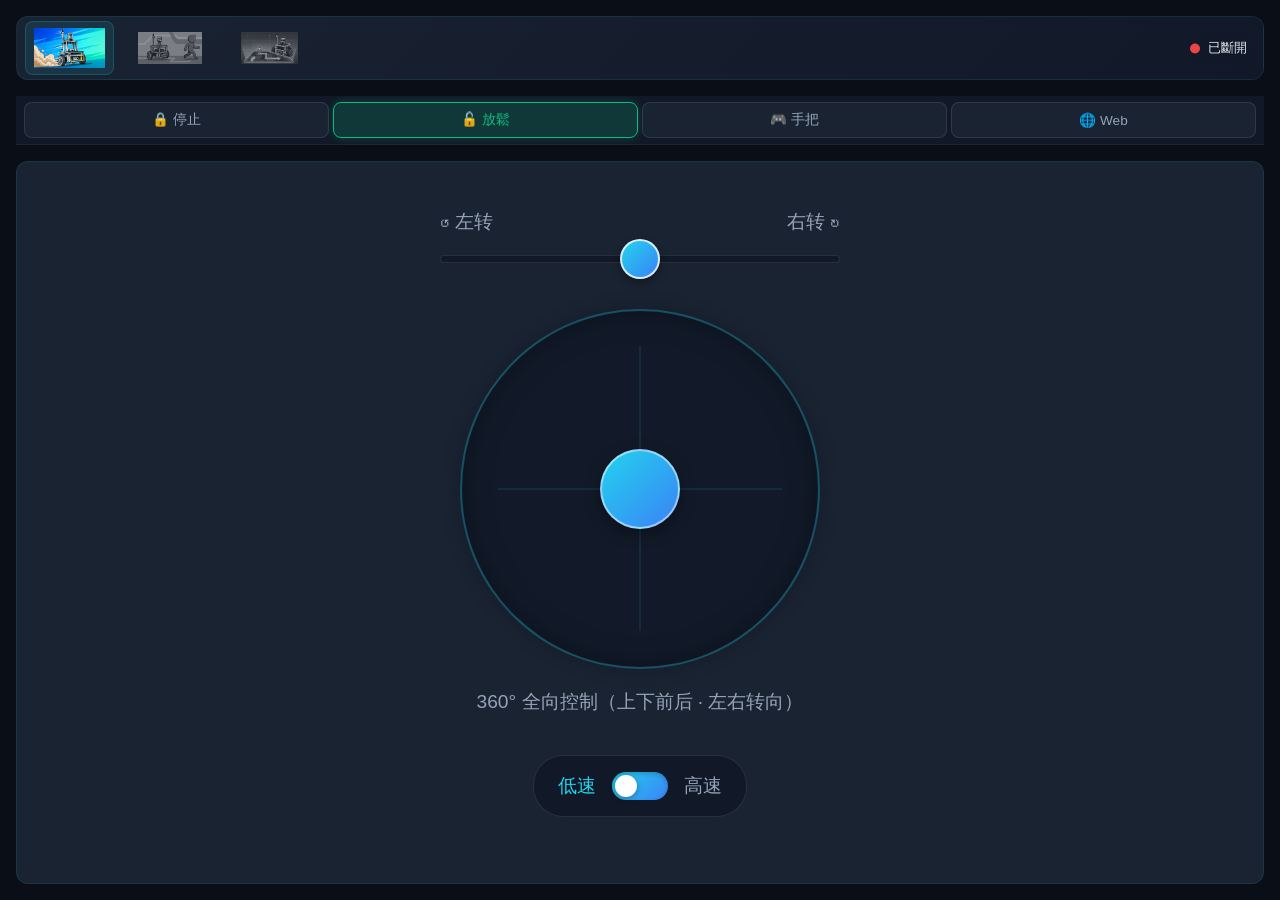
<file: src/jie_deamon_deploy/web/index.html>
<!--
  ========================================================================
  Web UI 架構概覽
  ========================================================================
  本檔案為差速機器人遠端控制介面的 HTML 結構。
  透過 WebSocket（port 8890）與 C++ 後端通訊。

  三個 Tab 面板功能：
    1. 直接控制（direct） — 虛擬搖桿 + 旋轉滑桿，手動遙控機器人
    2. 雷達跟隨（follow） — LiDAR 即時可視化，自動跟隨目標
    3. 地圖導航（nav）    — 尚未實作（施工中佔位頁面）

  已移除機械狗專用的動作按鈕（趴下/站起），僅保留差速機器人適用的控制元件。
  ========================================================================
-->
<!DOCTYPE html>
<html lang="zh-CN">

<head>
    <meta charset="UTF-8">
    <!-- 行動裝置視窗設定：禁止使用者縮放，確保觸控操作不誤縮放 -->
    <meta name="viewport" content="width=device-width, initial-scale=1.0, user-scalable=no">
    <title>雷达跟随可视化</title>
    <!-- 引入暗色主題樣式表 -->
    <link rel="stylesheet" href="style.css">
</head>

<body>
    <!-- 最外層容器：垂直佈局，佔滿全螢幕高度 -->
    <div class="container">
        <!-- 頂部導覽列：包含三個 Tab 切換按鈕 + 連線狀態指示器 -->
        <nav class="nav-bar">
            <!-- Tab 1: 直接控制（預設啟用） -->
            <div class="nav-item active" data-tab="direct">
                <img src="icon/new_ico_1.png" alt="直接控制">
            </div>
            <!-- Tab 2: 雷達跟隨 -->
            <div class="nav-item" data-tab="follow">
                <img src="icon/new_ico_2.png" alt="雷达跟随">
            </div>
            <!-- Tab 3: 地圖導航 -->
            <div class="nav-item" data-tab="nav">
                <img src="icon/new_ico_3.png" alt="地图导航">
            </div>
            <!-- WebSocket 連線狀態顯示（綠=已連線、紅=已斷線、橘=連線中） -->
            <div class="connection-status" id="connectionStatus">
                <span class="status-dot"></span>
                <span class="status-text">连接中...</span>
            </div>
        </nav>

        <!-- 底盤模式控制列：停止/放鬆/手把/Web控制/導航 -->
        <div class="mode-bar" id="modeBar">
            <button class="mode-btn" data-mode="1" id="modeStop">🔒 停止</button>
            <button class="mode-btn active" data-mode="0" id="modeRelease">🔓 放鬆</button>
            <button class="mode-btn" data-mode="2" id="modeManual">🎮 手把</button>
            <button class="mode-btn" data-mode="3" id="modeAuto">🌐 Web</button>
        </div>

        <!-- ======================== 直接控制面板 ======================== -->
        <div id="panel-direct" class="tab-content active">
            <div class="direct-control-container">
                <!-- 旋轉控制滑桿：左右拖曳控制角速度 wz -->
                <div class="slider-container">
                    <div class="slider-track"></div>
                    <!-- 滑桿旋鈕，由 JS 控制水平位移 -->
                    <div class="slider-knob" id="rotationKnob"></div>
                    <div class="slider-label left">↺ 左转</div>
                    <div class="slider-label right">右转 ↻</div>
                </div>

                <!-- 虛擬搖桿：上下拖曳控制前後速度 vx（差速機器人 vy 恆為 0） -->
                <div class="joystick-area">
                    <div class="joystick-base" id="joystickBase">
                        <!-- 搖桿圓球，由 JS 控制 transform 位移 -->
                        <div class="joystick-stick" id="joystickStick"></div>
                        <!-- 十字參考線（純視覺裝飾） -->
                        <div class="joystick-cross"></div>
                    </div>
                    <div class="joystick-hint">360° 全向控制（上下前后 · 左右转向）</div>
                </div>

                <!-- 速度模式切換：低速（0.5 倍）/ 高速（1.0 倍） -->
                <div class="speed-mode-switch">
                    <span class="mode-label low-label">低速</span>
                    <label class="switch">
                        <input type="checkbox" id="speedModeToggle">
                        <span class="switch-slider"></span>
                    </label>
                    <span class="mode-label high-label">高速</span>
                </div>

                <!-- 差速機器人無需動作按鈕（已移除趴下/站起按鈕） -->
            </div>
        </div>

        <!-- ======================== 導航面板 ======================== -->
        <div id="panel-nav" class="tab-content nav-panel" style="display: none;">
            <!-- 上方控制區 -->
            <div class="nav-top-bar">
                <!-- 子模式切換 -->
                <div class="nav-submode-bar">
                    <button class="submode-btn active" data-navmode="route" id="btnRouteMode">路徑導航</button>
                    <button class="submode-btn" data-navmode="goal" id="btnGoalMode">單點導航</button>
                </div>
                <!-- 路徑導航控制 -->
                <div class="nav-controls" id="routeControls">
                    <div class="route-info">
                        <div class="route-point">
                            <span class="point-label">🟢 起點</span>
                            <span class="point-value" id="selectedOrigin">未選擇</span>
                        </div>
                        <div class="route-arrow">→</div>
                        <div class="route-point">
                            <span class="point-label">🔴 終點</span>
                            <span class="point-value" id="selectedDest">未選擇</span>
                        </div>
                    </div>
                    <div class="nav-buttons">
                        <button class="nav-btn start-btn" id="startRouteNav" disabled>🚀 開始</button>
                        <button class="nav-btn cancel-btn" id="cancelRouteNav">✖</button>
                    </div>
                </div>
                <!-- 單點導航控制 -->
                <div class="goal-controls" id="goalControls" style="display: none;">
                    <div class="goal-info">
                        <span class="point-label">🎯 目標</span>
                        <span class="point-value" id="goalCoord">未設定</span>
                    </div>
                    <div class="nav-buttons">
                        <button class="nav-btn start-btn" id="startGoalNav" disabled>🚀 開始導航</button>
                        <button class="nav-btn cancel-btn" id="cancelGoalNav">✖</button>
                    </div>
                </div>
            </div>

            <!-- 地圖檢視器（可縮放平移） -->
            <div class="map-viewer" id="mapViewer">
                <div class="map-transform" id="mapTransform">
                    <img src="3f_routing.png" id="mapImage" alt="ITC 3F" draggable="false">
                    <div class="map-overlay" id="mapOverlay"></div>
                </div>
                <!-- 縮放按鈕 -->
                <div class="zoom-controls">
                    <button class="zoom-btn" id="zoomIn">＋</button>
                    <button class="zoom-btn" id="zoomOut">－</button>
                    <button class="zoom-btn" id="zoomReset">⌂</button>
                </div>
                <!-- 選點指示 -->
                <div class="map-hint" id="mapHint">點選節點選擇起點</div>
            </div>
        </div>

        <!-- ======================== 雷達跟隨面板 ======================== -->
        <!-- 包含 LiDAR 視覺化 Canvas 與右側控制面板 -->
        <main id="panel-follow" class="main-content tab-content" style="display: none;">
            <!-- 左側：LiDAR 即時雷達圖（Canvas 由 JS 動態繪製） -->
            <div class="visualization-panel">
                <canvas id="lidarCanvas"></canvas>
            </div>

            <!-- 右側：狀態資訊 + 速度指令顯示 + 運動使能按鈕 -->
            <aside class="control-panel">
                <!-- 目標狀態卡片：顯示跟隨目標的 X/Y 座標 -->
                <div class="status-card">
                    <h3>🎯 目标状态</h3>
                    <div class="status-row">
                        <span class="label">位置 X</span>
                        <span class="value" id="targetX">0.00 m</span>
                    </div>
                    <div class="status-row">
                        <span class="label">位置 Y</span>
                        <span class="value" id="targetY">0.00 m</span>
                    </div>
                </div>

                <!-- 速度指令卡片：以十字座標 + 圓弧圖形顯示 vx/vy/wz -->
                <div class="status-card speed-card">
                    <h3>🚀 速度指令</h3>
                    <div class="speed-canvas-container">
                        <canvas id="speedCanvas" height="100"></canvas>
                    </div>
                </div>

                <!-- 運動使能/停止按鈕 -->
                <div class="control-card">
                    <!-- <h3>⚙️ 控制</h3> -->
                    <button class="control-btn" id="movingToggle">
                        <span class="btn-icon">⏸️</span>
                        <span class="btn-text">运动停止</span>
                    </button>
                </div>
            </aside>
        </main>
    </div>
    <!-- 載入主應用程式邏輯（WebSocket、搖桿、雷達繪圖） -->
    <script src="app.js"></script>
</body>

</html>
</file>
<file: src/jie_deamon_deploy/web/style.css>
/*
 * ========================================================================
 * 差速機器人 Web 控制介面 — 暗色主題樣式表
 * ========================================================================
 *
 * CSS 變數定義的色彩系統：
 *   --bg-primary    深色底色（#0a0e17）    — 頁面背景
 *   --bg-secondary  次深色（#111827）      — 控制元件背景
 *   --bg-card       卡片背景（#1a2332）    — 面板/卡片
 *   --bg-hover      懸停色（#243044）      — 滑鼠懸停回饋
 *   --text-primary  主文字色（#e2e8f0）    — 標題/重要文字
 *   --text-secondary 次文字色（#94a3b8）   — 說明/標籤
 *   --accent-*      強調色系列             — 青/藍/綠/紅/橘/紫
 *   --glow-*        發光陰影               — 狀態指示用
 *
 * 響應式設計策略：
 *   - 桌面端：左右分欄（LiDAR 視覺化 + 右側控制面板）
 *   - 平板/手機（<768px）：上下堆疊，控制面板水平排列
 *   - 觸控裝置：停用 hover 動畫效果，避免誤觸回饋
 *   - 搖桿/滑桿尺寸固定，確保觸控操作精度
 *
 * ========================================================================
 */

/* ======================== 全域樣式與 CSS 變數 ======================== */
:root {
    /* 背景色階（由深到淺） */
    --bg-primary: #0a0e17;
    --bg-secondary: #111827;
    --bg-card: #1a2332;
    --bg-hover: #243044;

    /* 文字色 */
    --text-primary: #e2e8f0;
    --text-secondary: #94a3b8;

    /* 強調色（用於按鈕、圖表、狀態指示） */
    --accent-cyan: #22d3ee;       /* 機器人/搖桿 */
    --accent-blue: #3b82f6;       /* 角速度/連結 */
    --accent-green: #10b981;      /* 啟用/前進 */
    --accent-red: #ef4444;        /* 停止/錯誤 */
    --accent-orange: #f97316;     /* 警告/高速模式 */
    --accent-purple: #a855f7;     /* 目標標記 */

    /* 發光陰影效果 */
    --glow-cyan: 0 0 20px rgba(34, 211, 238, 0.3);
    --glow-green: 0 0 20px rgba(16, 185, 129, 0.3);
    --glow-red: 0 0 20px rgba(239, 68, 68, 0.3);

    /* 共用圓角與過渡時間 */
    --border-radius: 12px;
    --transition-fast: 0.15s ease;
    --transition-normal: 0.3s ease;
}

/* 全域重置：移除預設邊距，使用 border-box */
* {
    margin: 0;
    padding: 0;
    box-sizing: border-box;
}

/* 頁面基本設定：無襯線字型、暗色背景、禁止水平捲動 */
body {
    font-family: 'Inter', 'SF Pro Display', -apple-system, BlinkMacSystemFont, sans-serif;
    background: var(--bg-primary);
    color: var(--text-primary);
    min-height: 100vh;
    overflow-x: hidden;
}

/* ======================== 主容器佈局 ======================== */
/* 垂直 flex 佈局，佔滿視窗高度，最大寬度 1400px 置中 */
.container {
    display: flex;
    flex-direction: column;
    height: 100vh;
    max-width: 1400px;
    margin: 0 auto;
    padding: 16px;
    gap: 16px;
}

/* ======================== 頂部導覽列 ======================== */
/* 水平排列 Tab 按鈕，右側絕對定位連線狀態指示器 */
.nav-bar {
    display: flex;
    justify-content: flex-start;
    align-items: center;
    padding: 8px 160px 8px 8px;
    /* 右側留出空間給絕對定位的連線狀態 */
    background: linear-gradient(135deg, var(--bg-card), var(--bg-secondary));
    border-radius: var(--border-radius);
    border: 1px solid rgba(34, 211, 238, 0.1);
    gap: 8px;
    position: relative;
    height: 64px;
}

/* Tab 按鈕：未選中時半透明 */
.nav-item {
    display: flex;
    align-items: center;
    gap: 4px;
    padding: 6px 8px;
    border-radius: 8px;
    cursor: pointer;
    transition: var(--transition-normal);
    opacity: 0.6;
}

/* Tab 懸停效果 */
.nav-item:hover {
    background: rgba(255, 255, 255, 0.05);
    opacity: 0.8;
}

/* Tab 選中狀態：青色邊框 + 完全不透明 */
.nav-item.active {
    background: rgba(34, 211, 238, 0.1);
    opacity: 1;
    border: 1px solid rgba(34, 211, 238, 0.2);
}

/* Tab 圖示：未選中時灰階 + 縮小（依原圖比例自動縮放，不強制 aspect-ratio） */
.nav-item img {
    height: 40px;
    width: auto;
    max-width: 90px;
    object-fit: contain;
    filter: grayscale(100%);
    transform: scale(0.8);
    transition: all 0.3s ease;
}

/* Tab 圖示選中狀態：彩色 + 原始大小 */
.nav-item.active img {
    filter: grayscale(0%);
    transform: scale(1.0);
}

/* 連線狀態指示器（絕對定位在導覽列右側） */
.nav-bar .connection-status {
    position: absolute;
    right: 16px;
    top: 50%;
    transform: translateY(-50%);
    display: flex;
    align-items: center;
    gap: 8px;
    padding: 6px 0px;
    background: var(--bg-secondary);
    border-radius: 20px;
    font-size: 0.8rem;
    z-index: 5;
}

/* ======================== 標籤頁內容切換 ======================== */
/* 預設隱藏，啟用時以 flex 顯示並帶淡入動畫 */
.tab-content {
    display: none;
    flex: 1;
    animation: fadeIn 0.3s ease;
}

.tab-content.active {
    display: flex;
}

/* 淡入動畫：從下方微移 + 透明度漸變 */
@keyframes fadeIn {
    from {
        opacity: 0;
        transform: translateY(5px);
    }

    to {
        opacity: 1;
        transform: translateY(0);
    }
}

/* ======================== 直接控制面板 ======================== */
/* 垂直置中佈局：旋轉滑桿 → 搖桿 → 速度切換 */
.direct-control-container {
    display: flex;
    flex-direction: column;
    align-items: center;
    justify-content: center;
    gap: 20px;
    width: 100%;
    height: 100%;
    padding: 20px;
    background: var(--bg-card);
    border-radius: var(--border-radius);
    border: 1px solid rgba(34, 211, 238, 0.1);
    box-sizing: border-box;
}

/* ======================== 旋轉滑桿（控制角速度 wz） ======================== */
.slider-container {
    width: 100%;
    max-width: 400px;
    height: 60px;
    position: relative;
    display: flex;
    align-items: center;
    justify-content: center;
}

/* 滑桿軌道 */
.slider-track {
    width: 100%;
    height: 8px;
    background: var(--bg-secondary);
    border-radius: 4px;
    position: relative;
    border: 1px solid rgba(255, 255, 255, 0.1);
}

/* 軌道中心標記線 */
.slider-track::before {
    content: '';
    position: absolute;
    left: 50%;
    top: -5px;
    bottom: -5px;
    width: 2px;
    background: rgba(255, 255, 255, 0.2);
}

/* 滑桿旋鈕（可拖曳的圓形按鈕） */
.slider-knob {
    width: 40px;
    height: 40px;
    background: linear-gradient(135deg, var(--accent-cyan), var(--accent-blue));
    border-radius: 50%;
    position: absolute;
    top: 10px;
    left: 50%;
    transform: translateX(-50%);
    box-shadow: 0 4px 10px rgba(0, 0, 0, 0.3);
    border: 2px solid rgba(255, 255, 255, 0.8);
    cursor: grab;
    z-index: 10;
}

/* 拖曳中的旋鈕：放大效果 */
.slider-knob:active {
    cursor: grabbing;
    transform: translateX(-50%) scale(1.1);
}

/* 滑桿左右標籤文字 */
.slider-label {
    position: absolute;
    top: -20px;
    font-size: 1.2rem;
    color: var(--text-secondary);
}

.slider-label.left {
    left: 0;
}

.slider-label.right {
    right: 0;
}

/* ======================== 虛擬搖桿（控制前後速度 vx） ======================== */
.joystick-area {
    width: 100%;
    display: flex;
    flex-direction: column;
    align-items: center;
    justify-content: center;
    position: relative;
}

/* 搖桿底盤（360px 圓形區域） */
.joystick-base {
    width: 360px;
    height: 360px;
    background: rgba(17, 24, 39, 0.8);
    border-radius: 50%;
    border: 2px solid rgba(34, 211, 238, 0.3);
    position: relative;
    box-shadow: 0 0 20px rgba(0, 0, 0, 0.2), inset 0 0 30px rgba(0, 0, 0, 0.3);
    touch-action: none;   /* 禁止瀏覽器手勢，搖桿拖曳由 JS 處理 */
}

/* 搖桿十字參考線（純視覺裝飾，不接收事件） */
.joystick-cross {
    position: absolute;
    top: 50%;
    left: 50%;
    width: 100%;
    height: 100%;
    transform: translate(-50%, -50%);
    pointer-events: none;
}

/* 十字線：垂直線和水平線 */
.joystick-cross::before,
.joystick-cross::after {
    content: '';
    position: absolute;
    background: rgba(34, 211, 238, 0.1);
}

/* 垂直線 */
.joystick-cross::before {
    top: 10%;
    bottom: 10%;
    left: 50%;
    width: 2px;
    transform: translateX(-50%);
}

/* 水平線 */
.joystick-cross::after {
    left: 10%;
    right: 10%;
    top: 50%;
    height: 2px;
    transform: translateY(-50%);
}

/* 搖桿圓球（可拖曳的操作手柄） */
.joystick-stick {
    width: 80px;
    height: 80px;
    background: linear-gradient(135deg, var(--accent-cyan), var(--accent-blue));
    border-radius: 50%;
    position: absolute;
    top: 50%;
    left: 50%;
    transform: translate(-50%, -50%);
    box-shadow: 0 5px 15px rgba(0, 0, 0, 0.4);
    border: 2px solid rgba(255, 255, 255, 0.5);
    cursor: grab;
    z-index: 10;
}

/* 拖曳中 */
.joystick-stick:active {
    cursor: grabbing;
}

/* 搖桿下方提示文字 */
.joystick-hint {
    margin-top: 20px;
    color: var(--text-secondary);
    font-size: 1.2rem;
}

/* ======================== 速度模式切換開關 ======================== */
/* 低速（0.5x）/ 高速（1.0x）的 toggle 開關 */
.speed-mode-switch {
    display: flex;
    align-items: center;
    justify-content: center;
    gap: 16px;
    padding: 16px 24px;
    background: var(--bg-secondary);
    border-radius: 30px;
    border: 1px solid rgba(255, 255, 255, 0.1);
    margin-top: 20px;
}

/* 模式標籤文字 */
.mode-label {
    font-size: 1.20rem;
    font-weight: 500;
    transition: var(--transition-normal);
}

/* 低速標籤：青色（預設啟用） */
.mode-label.low-label {
    color: var(--accent-cyan);
}

/* 高速標籤：預設灰色 */
.mode-label.high-label {
    color: var(--text-secondary);
}

/* 高速模式啟用時：低速標籤變灰，高速標籤變橘 */
.speed-mode-switch.high-speed .mode-label.low-label {
    color: var(--text-secondary);
}

.speed-mode-switch.high-speed .mode-label.high-label {
    color: var(--accent-orange);
}

/* ======================== 滑動開關元件 ======================== */
.switch {
    position: relative;
    display: inline-block;
    width: 56px;
    height: 28px;
}

/* 隱藏原生 checkbox */
.switch input {
    opacity: 0;
    width: 0;
    height: 0;
}

/* 開關軌道 */
.switch-slider {
    position: absolute;
    cursor: pointer;
    top: 0;
    left: 0;
    right: 0;
    bottom: 0;
    background: linear-gradient(135deg, var(--accent-cyan), var(--accent-blue));
    border-radius: 28px;
    transition: var(--transition-normal);
    box-shadow: inset 0 2px 4px rgba(0, 0, 0, 0.2);
}

/* 開關圓形手柄 */
.switch-slider::before {
    position: absolute;
    content: "";
    height: 22px;
    width: 22px;
    left: 3px;
    bottom: 3px;
    background: white;
    border-radius: 50%;
    transition: var(--transition-normal);
    box-shadow: 0 2px 6px rgba(0, 0, 0, 0.3);
}

/* 開關啟用（高速模式）：軌道變橘紅色 */
.switch input:checked+.switch-slider {
    background: linear-gradient(135deg, var(--accent-orange), var(--accent-red));
}

/* 開關啟用：手柄滑到右側 */
.switch input:checked+.switch-slider::before {
    transform: translateX(28px);
}

/* ======================== 施工中佔位頁面 ======================== */
.construction-container {
    display: flex;
    flex-direction: column;
    align-items: center;
    justify-content: center;
    width: 100%;
    height: 100%;
    background: var(--bg-card);
    border-radius: var(--border-radius);
    color: var(--text-secondary);
}

/* 施工圖示浮動動畫 */
.construction-icon {
    font-size: 4rem;
    margin-bottom: 20px;
    animation: float 3s ease-in-out infinite;
}

@keyframes float {

    0%,
    100% {
        transform: translateY(0);
    }

    50% {
        transform: translateY(-20px);
    }
}

/* ======================== 連線狀態指示器 ======================== */
.connection-status {
    display: flex;
    align-items: center;
    gap: 8px;
    padding: 8px 16px;
    background: var(--bg-secondary);
    border-radius: 20px;
    font-size: 1.2rem;
}

/* 狀態圓點（預設橘色脈搏動畫 = 連線中） */
.status-dot {
    width: 10px;
    height: 10px;
    border-radius: 50%;
    background: var(--accent-orange);
    animation: pulse 2s infinite;
}

/* 已連線：綠色 + 發光 */
.connection-status.connected .status-dot {
    background: var(--accent-green);
    box-shadow: var(--glow-green);
}

/* 已斷線：紅色，無動畫 */
.connection-status.disconnected .status-dot {
    background: var(--accent-red);
    animation: none;
}

/* 脈搏動畫 */
@keyframes pulse {

    0%,
    100% {
        opacity: 1;
    }

    50% {
        opacity: 0.5;
    }
}

/* ======================== 雷達跟隨面板主內容區 ======================== */
/* 左右分欄：LiDAR 視覺化面板 + 右側控制面板 */
.main-content {
    display: flex;
    gap: 16px;
    flex: 1;
    min-height: 0;
}

/* ======================== LiDAR 視覺化面板 ======================== */
.visualization-panel {
    flex: 1;
    height: 100%;
    position: relative;
    background: var(--bg-card);
    border-radius: var(--border-radius);
    border: 1px solid rgba(34, 211, 238, 0.15);
    overflow: hidden;
    display: flex;
    align-items: flex-start;
    justify-content: center;
}

/* LiDAR Canvas：十字準心游標，寬高由 JS 動態設定 */
#lidarCanvas {
    cursor: crosshair;
}

/* Canvas 疊加層（保留用，目前未使用） */
.canvas-overlay {
    position: absolute;
    top: 0;
    left: 0;
    right: 0;
    bottom: 0;
    pointer-events: none;
}

/* ======================== 右側控制面板 ======================== */
/* 固定寬度 280px，垂直排列狀態卡片 */
.control-panel {
    width: 280px;
    display: flex;
    flex-direction: column;
    gap: 12px;
    flex-shrink: 0;
}

/* ======================== 卡片共用樣式 ======================== */
.status-card,
.control-card,
.info-card {
    background: var(--bg-card);
    border-radius: var(--border-radius);
    padding: 16px;
    border: 1px solid rgba(255, 255, 255, 0.05);
}

/* 卡片標題 */
.status-card h3,
.control-card h3 {
    font-size: 0.875rem;
    font-weight: 500;
    color: var(--text-secondary);
    margin-bottom: 12px;
    display: flex;
    align-items: center;
    gap: 8px;
}

/* ======================== 狀態行（鍵值對顯示） ======================== */
.status-row {
    display: flex;
    justify-content: space-between;
    align-items: center;
    padding: 8px 0;
    border-bottom: 1px solid rgba(255, 255, 255, 0.05);
}

.status-row:last-child {
    border-bottom: none;
}

/* 狀態標籤（左側灰色文字） */
.status-row .label {
    color: var(--text-secondary);
    font-size: 0.875rem;
}

/* 狀態數值（右側等寬字型青色） */
.status-row .value {
    font-family: 'JetBrains Mono', monospace;
    color: var(--accent-cyan);
    font-weight: 500;
}

/* ======================== 速度條顯示（保留用） ======================== */
.speed-display {
    display: flex;
    flex-direction: column;
    gap: 12px;
}

.speed-bar-container {
    position: relative;
}

.speed-bar {
    height: 6px;
    border-radius: 3px;
    background: var(--bg-secondary);
    position: relative;
    overflow: hidden;
    margin-bottom: 4px;
}

/* 速度條填充（從中心向外延伸） */
.speed-bar::after {
    content: '';
    position: absolute;
    left: 50%;
    top: 0;
    height: 100%;
    width: 0%;
    border-radius: 3px;
    transition: var(--transition-fast);
}

/* vx 速度條：紅→橘漸層 */
.speed-bar.speed-vx::after {
    background: linear-gradient(90deg, var(--accent-red), var(--accent-orange));
}

/* vy 速度條：綠→青漸層 */
.speed-bar.speed-vy::after {
    background: linear-gradient(90deg, var(--accent-green), var(--accent-cyan));
}

/* wz 速度條：藍→紫漸層 */
.speed-bar.speed-wz::after {
    background: linear-gradient(90deg, var(--accent-blue), var(--accent-purple));
}

/* 速度標籤文字（等寬字型） */
.speed-label {
    font-size: 0.75rem;
    color: var(--text-secondary);
    font-family: 'JetBrains Mono', monospace;
}

.speed-label span {
    color: var(--text-primary);
}

/* ======================== 控制按鈕 ======================== */
/* 運動使能/停止按鈕：綠色漸層，啟用時變紅 */
.control-btn {
    width: 100%;
    padding: 14px 20px;
    border: none;
    border-radius: 10px;
    background: linear-gradient(135deg, var(--accent-green), #059669);
    color: white;
    font-size: 1rem;
    font-weight: 500;
    cursor: pointer;
    display: flex;
    align-items: center;
    justify-content: center;
    gap: 10px;
    transition: var(--transition-normal);
    margin-bottom: 10px;
    box-shadow: 0 4px 15px rgba(16, 185, 129, 0.3);
}

/* 按鈕懸停：上移 + 加深陰影 */
.control-btn:hover {
    transform: translateY(-2px);
    box-shadow: 0 6px 20px rgba(16, 185, 129, 0.4);
}

/* 按鈕按下：回復位置 */
.control-btn:active {
    transform: translateY(0);
}

/* 按鈕啟用狀態（運動中）：紅色漸層 */
.control-btn.active {
    background: linear-gradient(135deg, var(--accent-red), #dc2626);
    box-shadow: 0 4px 15px rgba(239, 68, 68, 0.3);
}

.control-btn.active:hover {
    box-shadow: 0 6px 20px rgba(239, 68, 68, 0.4);
}

/* 次要按鈕樣式 */
.control-btn.secondary {
    background: var(--bg-secondary);
    border: 1px solid rgba(255, 255, 255, 0.1);
    box-shadow: none;
}

.control-btn.secondary:hover {
    background: var(--bg-hover);
    box-shadow: none;
}

.control-btn.secondary.active {
    background: linear-gradient(135deg, var(--accent-cyan), var(--accent-blue));
    border: none;
    box-shadow: 0 4px 15px rgba(34, 211, 238, 0.3);
}

/* 按鈕圖示 */
.btn-icon {
    font-size: 1.2rem;
}

/* ======================== 資訊卡片 ======================== */
.info-card {
    background: linear-gradient(135deg, rgba(34, 211, 238, 0.1), rgba(59, 130, 246, 0.1));
    border: 1px solid rgba(34, 211, 238, 0.2);
}

.info-card p {
    font-size: 0.875rem;
    color: var(--accent-cyan);
    text-align: center;
}

/* ======================== 響應式設計（平板/手機） ======================== */
@media (max-width: 768px) {
    /* 縮小容器邊距 */
    .container {
        padding: 8px;
    }

    /* 雷達跟隨面板改為上下堆疊 */
    .main-content {
        flex-direction: column;
    }

    /* 控制面板改為水平排列、自動換行 */
    .control-panel {
        width: 100%;
        flex-direction: row;
        flex-wrap: wrap;
    }

    /* 卡片自適應寬度 */
    .status-card,
    .control-card {
        flex: 1;
        min-width: 150px;
    }

    .info-card {
        width: 100%;
    }

    /* LiDAR 面板最小高度 */
    .visualization-panel {
        min-height: 400px;
    }
}

/* ======================== 觸控裝置優化 ======================== */
/* 停用 hover 動畫，避免觸控後殘留的懸停狀態 */
@media (hover: none) {
    .control-btn:hover {
        transform: none;
    }
}

/* ======================== 動作按鈕容器（保留用，差速機器人未使用） ======================== */
.action-buttons-container {
    display: flex;
    gap: 16px;
    width: 100%;
    max-width: 400px;
    justify-content: space-between;
}

/* 動作按鈕樣式（保留用） */
.action-btn {
    flex: 1;
    padding: 12px;
    border: none;
    border-radius: 10px;
    background: var(--bg-secondary);
    color: var(--text-primary);
    font-size: 1rem;
    font-weight: 500;
    cursor: pointer;
    border: 1px solid rgba(255, 255, 255, 0.1);
    transition: var(--transition-normal);
    box-shadow: 0 4px 6px rgba(0, 0, 0, 0.1);
}

.action-btn:hover {
    background: var(--bg-hover);
    transform: translateY(-2px);
    box-shadow: 0 6px 12px rgba(0, 0, 0, 0.2);
    border-color: rgba(34, 211, 238, 0.3);
}

.action-btn:active {
    transform: translateY(0);
    box-shadow: 0 2px 4px rgba(0, 0, 0, 0.1);
    background: rgba(34, 211, 238, 0.1);
}

/* ======================== 底盤模式控制列 ======================== */
.mode-bar {
    display: flex;
    gap: 4px;
    padding: 6px 8px;
    background: var(--bg-secondary);
    border-bottom: 1px solid rgba(255, 255, 255, 0.05);
}

.mode-btn {
    flex: 1;
    padding: 8px 4px;
    border: 1px solid rgba(255, 255, 255, 0.1);
    border-radius: 8px;
    background: var(--bg-card);
    color: var(--text-secondary);
    font-size: 0.85rem;
    font-weight: 500;
    cursor: pointer;
    transition: var(--transition-normal);
    white-space: nowrap;
}

.mode-btn:hover {
    background: var(--bg-hover);
    border-color: rgba(34, 211, 238, 0.3);
}

.mode-btn:active {
    transform: scale(0.96);
}

/* 各模式啟用狀態配色 */
.mode-btn.active[data-mode="0"] { /* 放鬆 */
    background: rgba(16, 185, 129, 0.2);
    border-color: #10b981;
    color: #10b981;
    box-shadow: 0 0 8px rgba(16, 185, 129, 0.3);
}
.mode-btn.active[data-mode="1"] { /* 停止 */
    background: rgba(239, 68, 68, 0.2);
    border-color: #ef4444;
    color: #ef4444;
    box-shadow: 0 0 8px rgba(239, 68, 68, 0.3);
}
.mode-btn.active[data-mode="2"] { /* 手動 */
    background: rgba(59, 130, 246, 0.2);
    border-color: #3b82f6;
    color: #3b82f6;
    box-shadow: 0 0 8px rgba(59, 130, 246, 0.3);
}
.mode-btn.active[data-mode="3"] { /* 自動 */
    background: rgba(168, 85, 247, 0.2);
    border-color: #a855f7;
    color: #a855f7;
    box-shadow: 0 0 8px rgba(168, 85, 247, 0.3);
}

/* ======================== 導航面板 ======================== */

/* 整體 flex 佈局：上控制 + 中地圖 */
.nav-panel {
    flex-direction: column !important;
}

/* 上方控制區（固定高度、不自動伸縮） */
.nav-top-bar {
    flex-shrink: 0;
    background: var(--bg-secondary);
    border-bottom: 1px solid rgba(255, 255, 255, 0.05);
}

/* 子模式切換列 */
.nav-submode-bar {
    display: flex;
    gap: 4px;
    padding: 6px 8px;
}

.submode-btn {
    flex: 1;
    padding: 8px 12px;
    border: 1px solid rgba(255, 255, 255, 0.1);
    border-radius: 8px;
    background: var(--bg-card);
    color: var(--text-secondary);
    font-size: 0.85rem;
    font-weight: 500;
    cursor: pointer;
    transition: var(--transition-normal);
}

.submode-btn.active {
    background: rgba(34, 211, 238, 0.2);
    border-color: var(--accent-cyan);
    color: var(--accent-cyan);
}

/* 路徑導航控制列 */
.nav-controls {
    display: flex;
    align-items: center;
    gap: 8px;
    padding: 6px 10px;
}

.route-info {
    display: flex;
    align-items: center;
    gap: 8px;
    flex: 1;
    min-width: 0;
}

.route-point {
    display: flex;
    align-items: center;
    gap: 4px;
    min-width: 0;
}

.point-label {
    font-size: 0.7rem;
    color: var(--text-secondary);
    white-space: nowrap;
}

.point-value {
    font-weight: 600;
    color: var(--text-primary);
    font-size: 0.8rem;
    white-space: nowrap;
    overflow: hidden;
    text-overflow: ellipsis;
}

.route-arrow {
    color: var(--accent-cyan);
    font-size: 1rem;
}

.nav-buttons {
    display: flex;
    gap: 4px;
    flex-shrink: 0;
}

.nav-btn {
    padding: 8px 14px;
    border: none;
    border-radius: 8px;
    font-size: 0.85rem;
    font-weight: 500;
    cursor: pointer;
    transition: var(--transition-normal);
    white-space: nowrap;
}

.nav-btn.start-btn {
    background: linear-gradient(135deg, var(--accent-blue), var(--accent-purple));
    color: white;
}

.nav-btn.start-btn:disabled {
    background: var(--bg-card);
    color: var(--text-secondary);
    cursor: not-allowed;
}

.nav-btn.start-btn:not(:disabled):active {
    transform: scale(0.96);
}

.nav-btn.cancel-btn {
    background: var(--bg-card);
    color: var(--text-secondary);
    border: 1px solid rgba(255, 255, 255, 0.1);
}

/* 單點導航控制（與路徑導航同一排佈局） */
.goal-controls {
    display: flex;
    align-items: center;
    gap: 8px;
    padding: 6px 10px;
}

.goal-info {
    display: flex;
    align-items: center;
    gap: 6px;
    flex: 1;
    min-width: 0;
}

.goal-hint {
    color: var(--accent-cyan);
    font-size: 0.8rem;
    text-align: center;
    padding: 6px 10px;
    border: 1px dashed rgba(34, 211, 238, 0.3);
    border-radius: 6px;
    background: rgba(34, 211, 238, 0.05);
}

/* 地圖檢視器（佔滿剩餘空間，可縮放平移） */
.map-viewer {
    flex: 1;
    position: relative;
    overflow: hidden;
    background: var(--bg-primary);
    touch-action: none;      /* 禁止瀏覽器手勢，由 JS 處理 */
    cursor: grab;
    -webkit-user-select: none;
    user-select: none;
}

/* transform 容器（圖片 + 節點一起縮放平移） */
.map-transform {
    position: absolute;
    top: 0;
    left: 0;
    will-change: transform;
}

.map-transform img {
    display: block;
    width: 1883px;
    height: 735px;
    pointer-events: none;
    -webkit-user-drag: none;
}

/* 節點覆蓋層（跟圖片同尺寸） */
.map-overlay {
    position: absolute;
    top: 0;
    left: 0;
    width: 1883px;
    height: 735px;
    pointer-events: none;   /* overlay 本身不攔截，由各 marker 自己處理 */
}

/* 節點 marker */
.map-node {
    position: absolute;
    transform: translate(-50%, -50%);
    width: 36px;
    height: 36px;
    border-radius: 50%;
    background: rgba(59, 130, 246, 0.4);
    border: 2px solid rgba(59, 130, 246, 0.8);
    display: flex;
    align-items: center;
    justify-content: center;
    font-size: 0.5rem;
    font-weight: 700;
    color: #93c5fd;
    cursor: pointer;
    pointer-events: auto;   /* marker 可點 */
    z-index: 2;
    text-shadow: 0 1px 3px rgba(0,0,0,0.9);
    transition: background 0.15s, border-color 0.15s, box-shadow 0.15s;
}

.map-node:hover {
    background: rgba(59, 130, 246, 0.7);
    border-color: #60a5fa;
    box-shadow: 0 0 10px rgba(59, 130, 246, 0.5);
}

/* 起點（綠色） */
.map-node.origin {
    background: rgba(16, 185, 129, 0.5);
    border-color: #10b981;
    color: #6ee7b7;
    box-shadow: 0 0 10px rgba(16, 185, 129, 0.5);
}

/* 終點（紅色） */
.map-node.dest {
    background: rgba(239, 68, 68, 0.5);
    border-color: #ef4444;
    color: #fca5a5;
    box-shadow: 0 0 10px rgba(239, 68, 68, 0.5);
}

/* 縮放按鈕（浮動在右下） */
.zoom-controls {
    position: absolute;
    bottom: 50px;
    right: 10px;
    display: flex;
    flex-direction: column;
    gap: 4px;
    z-index: 10;
}

.zoom-btn {
    width: 38px;
    height: 38px;
    border: 1px solid rgba(255, 255, 255, 0.15);
    border-radius: 8px;
    background: rgba(17, 24, 39, 0.85);
    color: var(--text-primary);
    font-size: 1.1rem;
    cursor: pointer;
    display: flex;
    align-items: center;
    justify-content: center;
    backdrop-filter: blur(4px);
    -webkit-backdrop-filter: blur(4px);
}

.zoom-btn:active {
    background: var(--bg-hover);
}

/* 地圖提示文字 */
.map-hint {
    position: absolute;
    bottom: 10px;
    left: 50%;
    transform: translateX(-50%);
    background: rgba(0, 0, 0, 0.7);
    color: var(--text-secondary);
    padding: 5px 14px;
    border-radius: 16px;
    font-size: 0.75rem;
    pointer-events: none;
    z-index: 5;
    white-space: nowrap;
}
</file>
